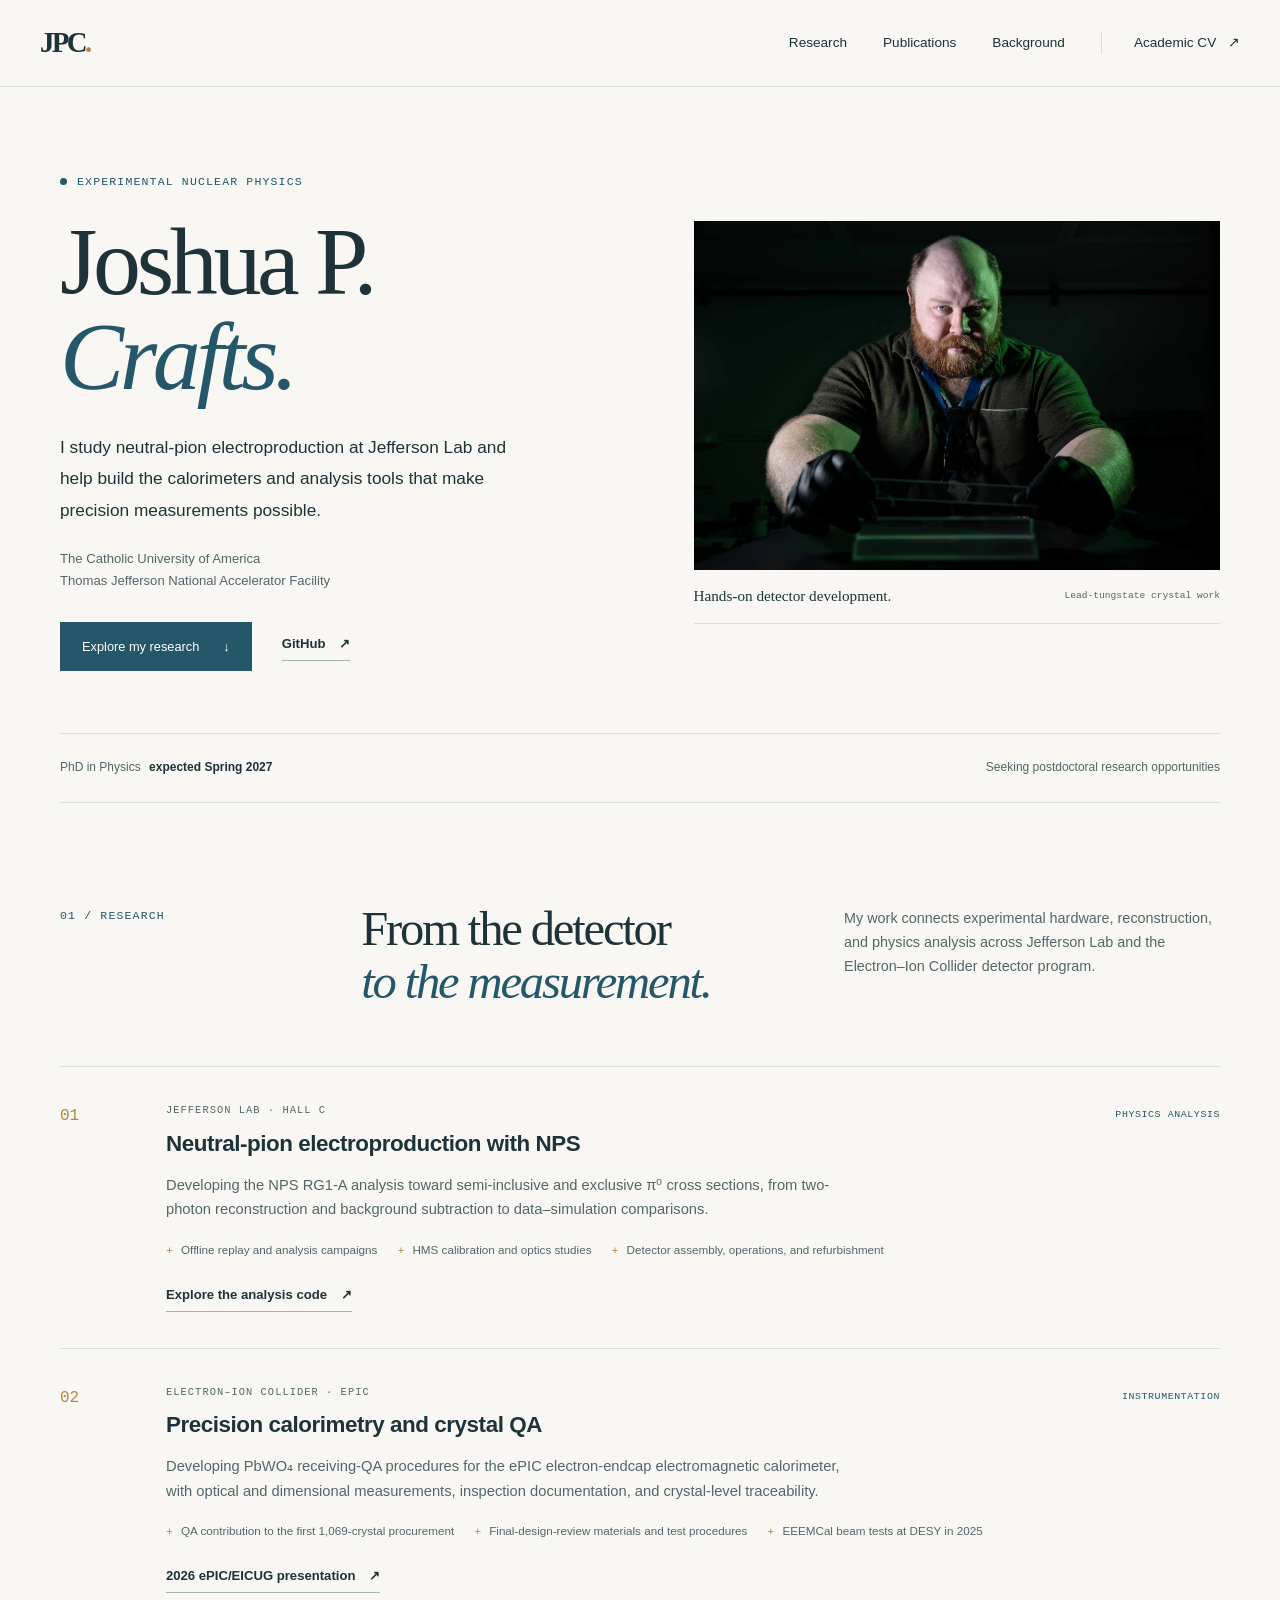
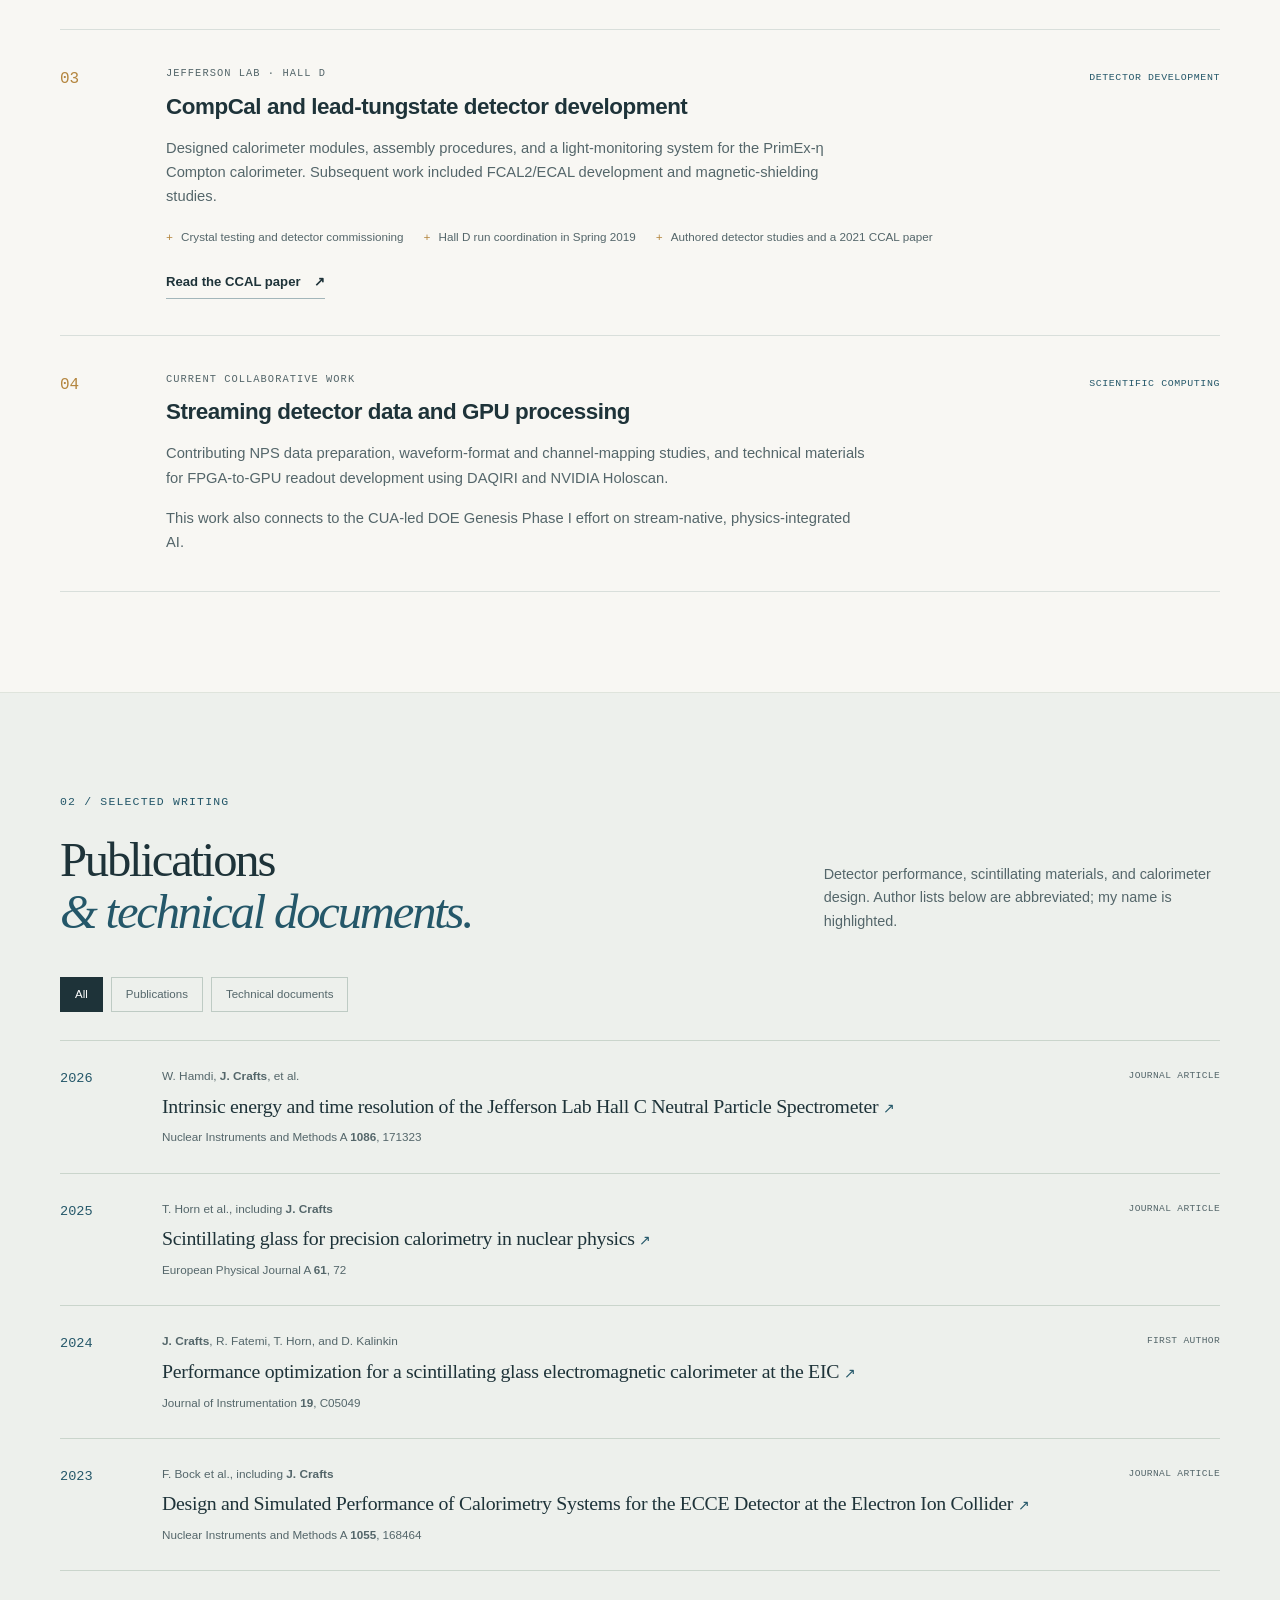
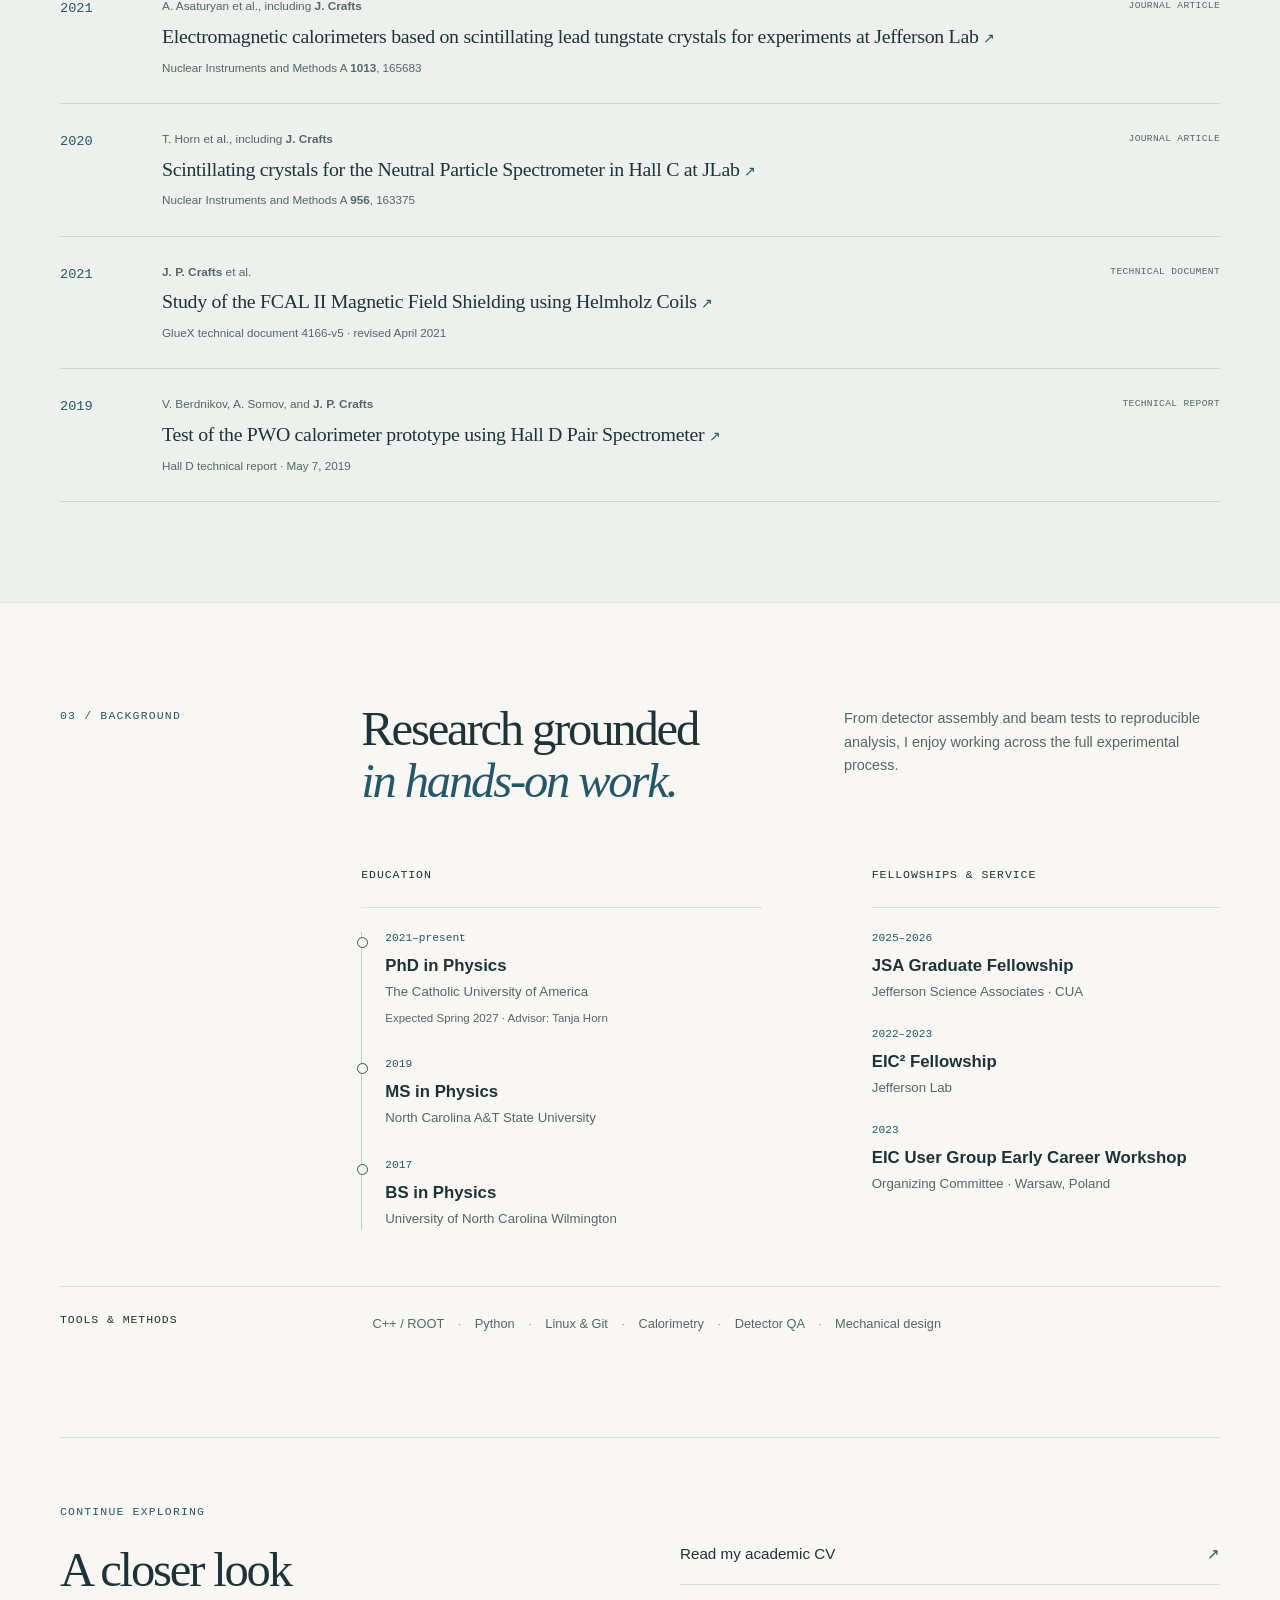
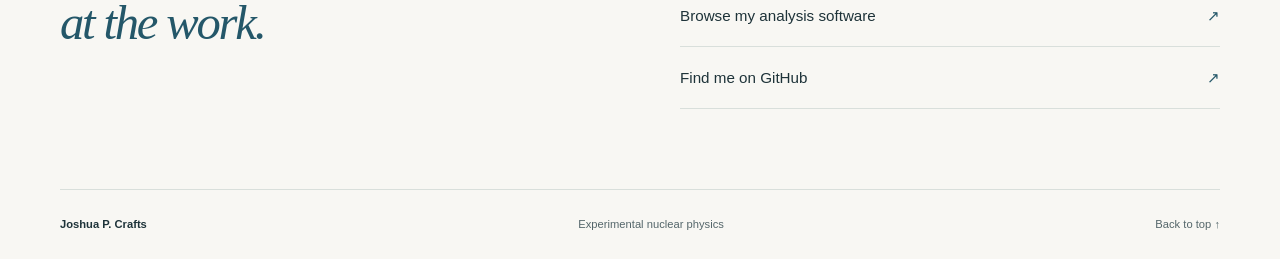
<file: index.html>
<!doctype html>
<html lang="en">
<head>
  <meta charset="utf-8">
  <meta name="viewport" content="width=device-width, initial-scale=1">
  <meta name="description" content="Joshua P. Crafts — experimental nuclear physics researcher working on neutral-pion electroproduction, electromagnetic calorimetry, and scientific software at CUA and Jefferson Lab.">
  <meta name="theme-color" content="#f8f7f3">
  <title>Joshua P. Crafts | Experimental nuclear physics</title>
  <link rel="icon" type="image/svg+xml" href="assets/favicon.svg">
  <link rel="stylesheet" href="styles.css">
  <script src="script.js" defer></script>
</head>
<body>
  <a class="skip-link" href="#main">Skip to content</a>
  <header class="site-header">
    <div class="header-inner">
      <a class="brand" href="#" aria-label="Joshua P. Crafts, home">JPC<span class="brand-dot" aria-hidden="true">.</span></a>
      <button class="nav-toggle" type="button" aria-expanded="false" aria-controls="site-nav">Menu <span aria-hidden="true">+</span></button>
      <nav id="site-nav" class="site-nav" aria-label="Main navigation">
        <a href="#research">Research</a>
        <a href="#publications">Publications</a>
        <a href="#background">Background</a>
        <a class="nav-cv" href="cv.html">Academic CV <span aria-hidden="true">↗</span></a>
      </nav>
    </div>
  </header>

  <main id="main">
    <section class="hero section-width" aria-labelledby="hero-title">
      <div class="hero-copy">
        <p class="eyebrow"><span class="status-dot" aria-hidden="true"></span> Experimental nuclear physics</p>
        <h1 id="hero-title">Joshua P.<br><em>Crafts.</em></h1>
        <p class="hero-intro">I study neutral-pion electroproduction at Jefferson Lab and help build the calorimeters and analysis tools that make precision measurements possible.</p>
        <p class="affiliation">The Catholic University of America<br>Thomas Jefferson National Accelerator Facility</p>
        <div class="hero-actions">
          <a class="button button-primary" href="#research">Explore my research <span aria-hidden="true">↓</span></a>
          <a class="text-link" href="https://github.com/jpcrafts">GitHub <span aria-hidden="true">↗</span></a>
        </div>
      </div>
      <figure class="hero-portrait">
        <img class="work-portrait" src="assets/joshua-crafts-at-work.png" width="1920" height="1273" fetchpriority="high" alt="Joshua Crafts at work, wearing gloves and holding a lead-tungstate crystal over the laboratory bench.">
        <figcaption><span>Hands-on detector development.</span><span class="portrait-note">Lead-tungstate crystal work</span></figcaption>
      </figure>
      <div class="hero-footnote"><span>PhD in Physics <strong>expected Spring 2027</strong></span><span>Seeking postdoctoral research opportunities</span></div>
    </section>

    <section id="research" class="research-section section-width section-space" aria-labelledby="research-title">
      <div class="section-heading"><p class="section-index">01 / Research</p><h2 id="research-title">From the detector<br><em>to the measurement.</em></h2><p>My work connects experimental hardware, reconstruction, and physics analysis across Jefferson Lab and the Electron–Ion Collider detector program.</p></div>
      <div class="research-list">
        <article class="research-project">
          <div class="project-marker" aria-hidden="true">01</div>
          <div><p class="project-kicker">Jefferson Lab · Hall C</p><h3>Neutral-pion electroproduction with NPS</h3><p>Developing the NPS RG1-A analysis toward semi-inclusive and exclusive π⁰ cross sections, from two-photon reconstruction and background subtraction to data–simulation comparisons.</p><ul class="project-details"><li>Offline replay and analysis campaigns</li><li>HMS calibration and optics studies</li><li>Detector assembly, operations, and refurbishment</li></ul><a class="text-link" href="https://github.com/jpcrafts/Pi0_analysis">Explore the analysis code <span aria-hidden="true">↗</span></a></div>
          <span class="project-tag">Physics analysis</span>
        </article>
        <article class="research-project">
          <div class="project-marker" aria-hidden="true">02</div>
          <div><p class="project-kicker">Electron–Ion Collider · ePIC</p><h3>Precision calorimetry and crystal QA</h3><p>Developing PbWO₄ receiving-QA procedures for the ePIC electron-endcap electromagnetic calorimeter, with optical and dimensional measurements, inspection documentation, and crystal-level traceability.</p><ul class="project-details"><li>QA contribution to the first 1,069-crystal procurement</li><li>Final-design-review materials and test procedures</li><li>EEEMCal beam tests at DESY in 2025</li></ul><a class="text-link" href="https://indico.bnl.gov/event/31808/timetable/?view=standard_numbered_inline_minutes">2026 ePIC/EICUG presentation <span aria-hidden="true">↗</span></a></div>
          <span class="project-tag">Instrumentation</span>
        </article>
        <article class="research-project">
          <div class="project-marker" aria-hidden="true">03</div>
          <div><p class="project-kicker">Jefferson Lab · Hall D</p><h3>CompCal and lead-tungstate detector development</h3><p>Designed calorimeter modules, assembly procedures, and a light-monitoring system for the PrimEx-η Compton calorimeter. Subsequent work included FCAL2/ECAL development and magnetic-shielding studies.</p><ul class="project-details"><li>Crystal testing and detector commissioning</li><li>Hall D run coordination in Spring 2019</li><li>Authored detector studies and a 2021 CCAL paper</li></ul><a class="text-link" href="https://doi.org/10.1016/j.nima.2021.165683">Read the CCAL paper <span aria-hidden="true">↗</span></a></div>
          <span class="project-tag">Detector development</span>
        </article>
        <article class="research-project">
          <div class="project-marker" aria-hidden="true">04</div>
          <div><p class="project-kicker">Current collaborative work</p><h3>Streaming detector data and GPU processing</h3><p>Contributing NPS data preparation, waveform-format and channel-mapping studies, and technical materials for FPGA-to-GPU readout development using DAQIRI and NVIDIA Holoscan.</p><p class="project-secondary">This work also connects to the CUA-led DOE Genesis Phase I effort on stream-native, physics-integrated AI.</p></div>
          <span class="project-tag">Scientific computing</span>
        </article>
      </div>
    </section>

    <section id="publications" class="publications-section section-space" aria-labelledby="publications-title">
      <div class="section-width">
        <div class="publication-heading"><div><p class="section-index">02 / Selected writing</p><h2 id="publications-title">Publications<br><em>&amp; technical documents.</em></h2></div><p>Detector performance, scintillating materials, and calorimeter design. Author lists below are abbreviated; my name is highlighted.</p></div>
        <div class="publication-filters" role="group" aria-label="Filter publications" hidden><button type="button" data-filter="all" aria-pressed="true">All</button><button type="button" data-filter="journal" aria-pressed="false">Publications</button><button type="button" data-filter="technical" aria-pressed="false">Technical documents</button></div>
        <p id="publication-status" class="sr-only" aria-live="polite"></p>
        <ol class="publication-list">
          <li class="publication" data-kind="journal"><span class="publication-year">2026</span><div><p class="publication-authors">W. Hamdi, <strong>J. Crafts</strong>, et al.</p><h3><a href="https://doi.org/10.1016/j.nima.2026.171323">Intrinsic energy and time resolution of the Jefferson Lab Hall C Neutral Particle Spectrometer <span aria-hidden="true">↗</span></a></h3><p class="publication-venue">Nuclear Instruments and Methods A <strong>1086</strong>, 171323</p></div><span class="publication-type">Journal article</span></li>
          <li class="publication" data-kind="journal"><span class="publication-year">2025</span><div><p class="publication-authors">T. Horn et al., including <strong>J. Crafts</strong></p><h3><a href="https://doi.org/10.1140/epja/s10050-025-01540-6">Scintillating glass for precision calorimetry in nuclear physics <span aria-hidden="true">↗</span></a></h3><p class="publication-venue">European Physical Journal A <strong>61</strong>, 72</p></div><span class="publication-type">Journal article</span></li>
          <li class="publication" data-kind="journal"><span class="publication-year">2024</span><div><p class="publication-authors"><strong>J. Crafts</strong>, R. Fatemi, T. Horn, and D. Kalinkin</p><h3><a href="https://doi.org/10.1088/1748-0221/19/05/C05049">Performance optimization for a scintillating glass electromagnetic calorimeter at the EIC <span aria-hidden="true">↗</span></a></h3><p class="publication-venue">Journal of Instrumentation <strong>19</strong>, C05049</p></div><span class="publication-type">First author</span></li>
          <li class="publication" data-kind="journal"><span class="publication-year">2023</span><div><p class="publication-authors">F. Bock et al., including <strong>J. Crafts</strong></p><h3><a href="https://doi.org/10.1016/j.nima.2023.168464">Design and Simulated Performance of Calorimetry Systems for the ECCE Detector at the Electron Ion Collider <span aria-hidden="true">↗</span></a></h3><p class="publication-venue">Nuclear Instruments and Methods A <strong>1055</strong>, 168464</p></div><span class="publication-type">Journal article</span></li>
          <li class="publication" data-kind="journal"><span class="publication-year">2021</span><div><p class="publication-authors">A. Asaturyan et al., including <strong>J. Crafts</strong></p><h3><a href="https://doi.org/10.1016/j.nima.2021.165683">Electromagnetic calorimeters based on scintillating lead tungstate crystals for experiments at Jefferson Lab <span aria-hidden="true">↗</span></a></h3><p class="publication-venue">Nuclear Instruments and Methods A <strong>1013</strong>, 165683</p></div><span class="publication-type">Journal article</span></li>
          <li class="publication" data-kind="journal"><span class="publication-year">2020</span><div><p class="publication-authors">T. Horn et al., including <strong>J. Crafts</strong></p><h3><a href="https://doi.org/10.1016/j.nima.2019.163375">Scintillating crystals for the Neutral Particle Spectrometer in Hall C at JLab <span aria-hidden="true">↗</span></a></h3><p class="publication-venue">Nuclear Instruments and Methods A <strong>956</strong>, 163375</p></div><span class="publication-type">Journal article</span></li>
          <li class="publication" data-kind="technical"><span class="publication-year">2021</span><div><p class="publication-authors"><strong>J. P. Crafts</strong> et al.</p><h3><a href="https://halldweb.jlab.org/doc-public/DocDB/ShowDocument?docid=4166">Study of the FCAL II Magnetic Field Shielding using Helmholz Coils <span aria-hidden="true">↗</span></a></h3><p class="publication-venue">GlueX technical document 4166-v5 · revised April 2021</p></div><span class="publication-type">Technical document</span></li>
          <li class="publication" data-kind="technical"><span class="publication-year">2019</span><div><p class="publication-authors">V. Berdnikov, A. Somov, and <strong>J. P. Crafts</strong></p><h3><a href="https://halldweb.jlab.org/DocDB/0035/003590/001/report_spring_2019_v3.pdf">Test of the PWO calorimeter prototype using Hall D Pair Spectrometer <span aria-hidden="true">↗</span></a></h3><p class="publication-venue">Hall D technical report · May 7, 2019</p></div><span class="publication-type">Technical report</span></li>
        </ol>
      </div>
    </section>

    <section id="background" class="background-section section-width section-space" aria-labelledby="background-title">
      <div class="section-heading"><p class="section-index">03 / Background</p><h2 id="background-title">Research grounded<br><em>in hands-on work.</em></h2><p>From detector assembly and beam tests to reproducible analysis, I enjoy working across the full experimental process.</p></div>
      <div class="background-columns">
        <div><h3 class="small-heading">Education</h3><ol class="education-list"><li><span class="timeline-date">2021–present</span><h4>PhD in Physics</h4><p>The Catholic University of America</p><p class="secondary-text">Expected Spring 2027 · Advisor: Tanja Horn</p></li><li><span class="timeline-date">2019</span><h4>MS in Physics</h4><p>North Carolina A&amp;T State University</p></li><li><span class="timeline-date">2017</span><h4>BS in Physics</h4><p>University of North Carolina Wilmington</p></li></ol></div>
        <div class="background-notes"><h3 class="small-heading">Fellowships &amp; service</h3><div class="recognition"><span>2025–2026</span><h4>JSA Graduate Fellowship</h4><p>Jefferson Science Associates · CUA</p></div><div class="recognition"><span>2022–2023</span><h4>EIC² Fellowship</h4><p>Jefferson Lab</p></div><div class="recognition"><span>2023</span><h4>EIC User Group Early Career Workshop</h4><p>Organizing Committee · Warsaw, Poland</p></div></div>
      </div>
      <div class="tools-strip"><p class="small-heading">Tools &amp; methods</p><p>C++ / ROOT <span>·</span> Python <span>·</span> Linux &amp; Git <span>·</span> Calorimetry <span>·</span> Detector QA <span>·</span> Mechanical design</p></div>
    </section>

    <section class="closing-section section-width" aria-labelledby="closing-title"><div><p class="section-index">Continue exploring</p><h2 id="closing-title">A closer look<br><em>at the work.</em></h2></div><div class="closing-links"><a href="cv.html">Read my academic CV <span aria-hidden="true">↗</span></a><a href="https://github.com/jpcrafts/Pi0_analysis">Browse my analysis software <span aria-hidden="true">↗</span></a><a href="https://github.com/jpcrafts">Find me on GitHub <span aria-hidden="true">↗</span></a></div></section>
  </main>
  <footer class="site-footer section-width"><span>Joshua P. Crafts</span><span>Experimental nuclear physics</span><a href="#main">Back to top ↑</a></footer>
</body>
</html>
</file>
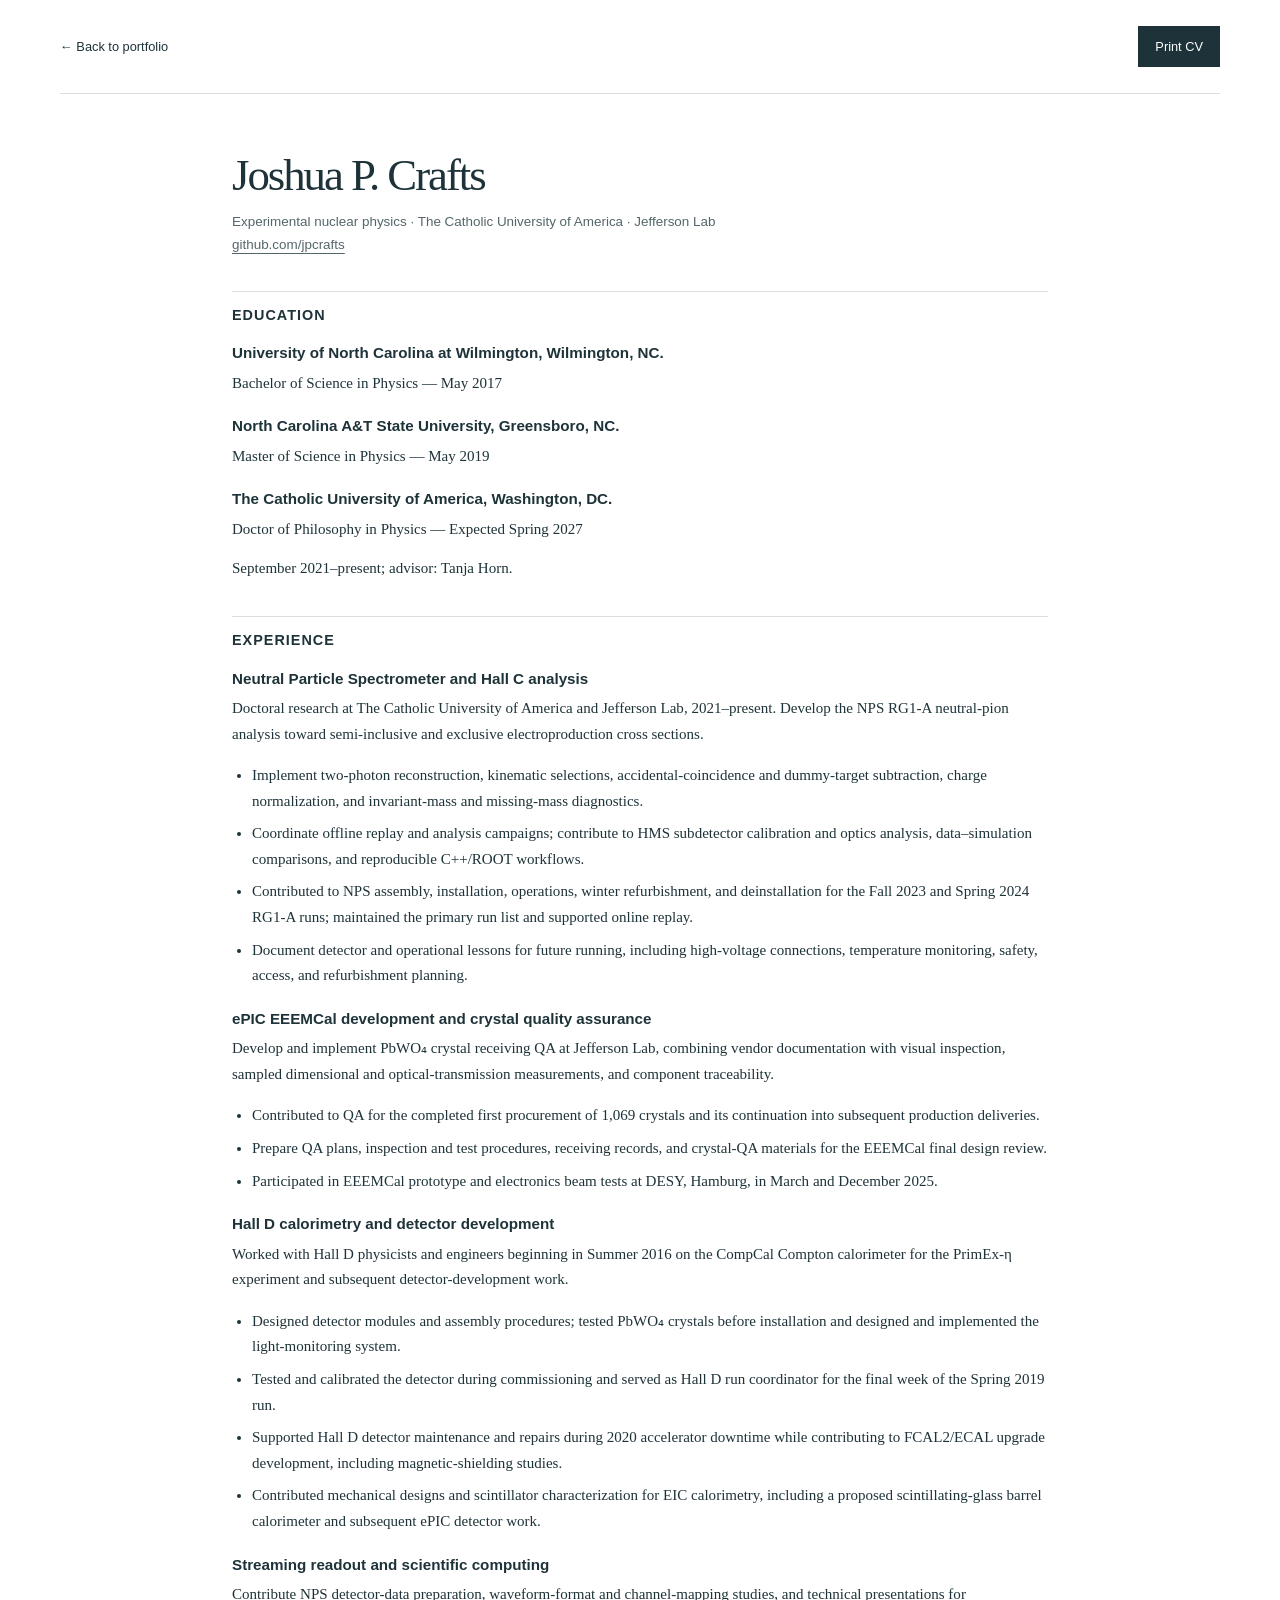
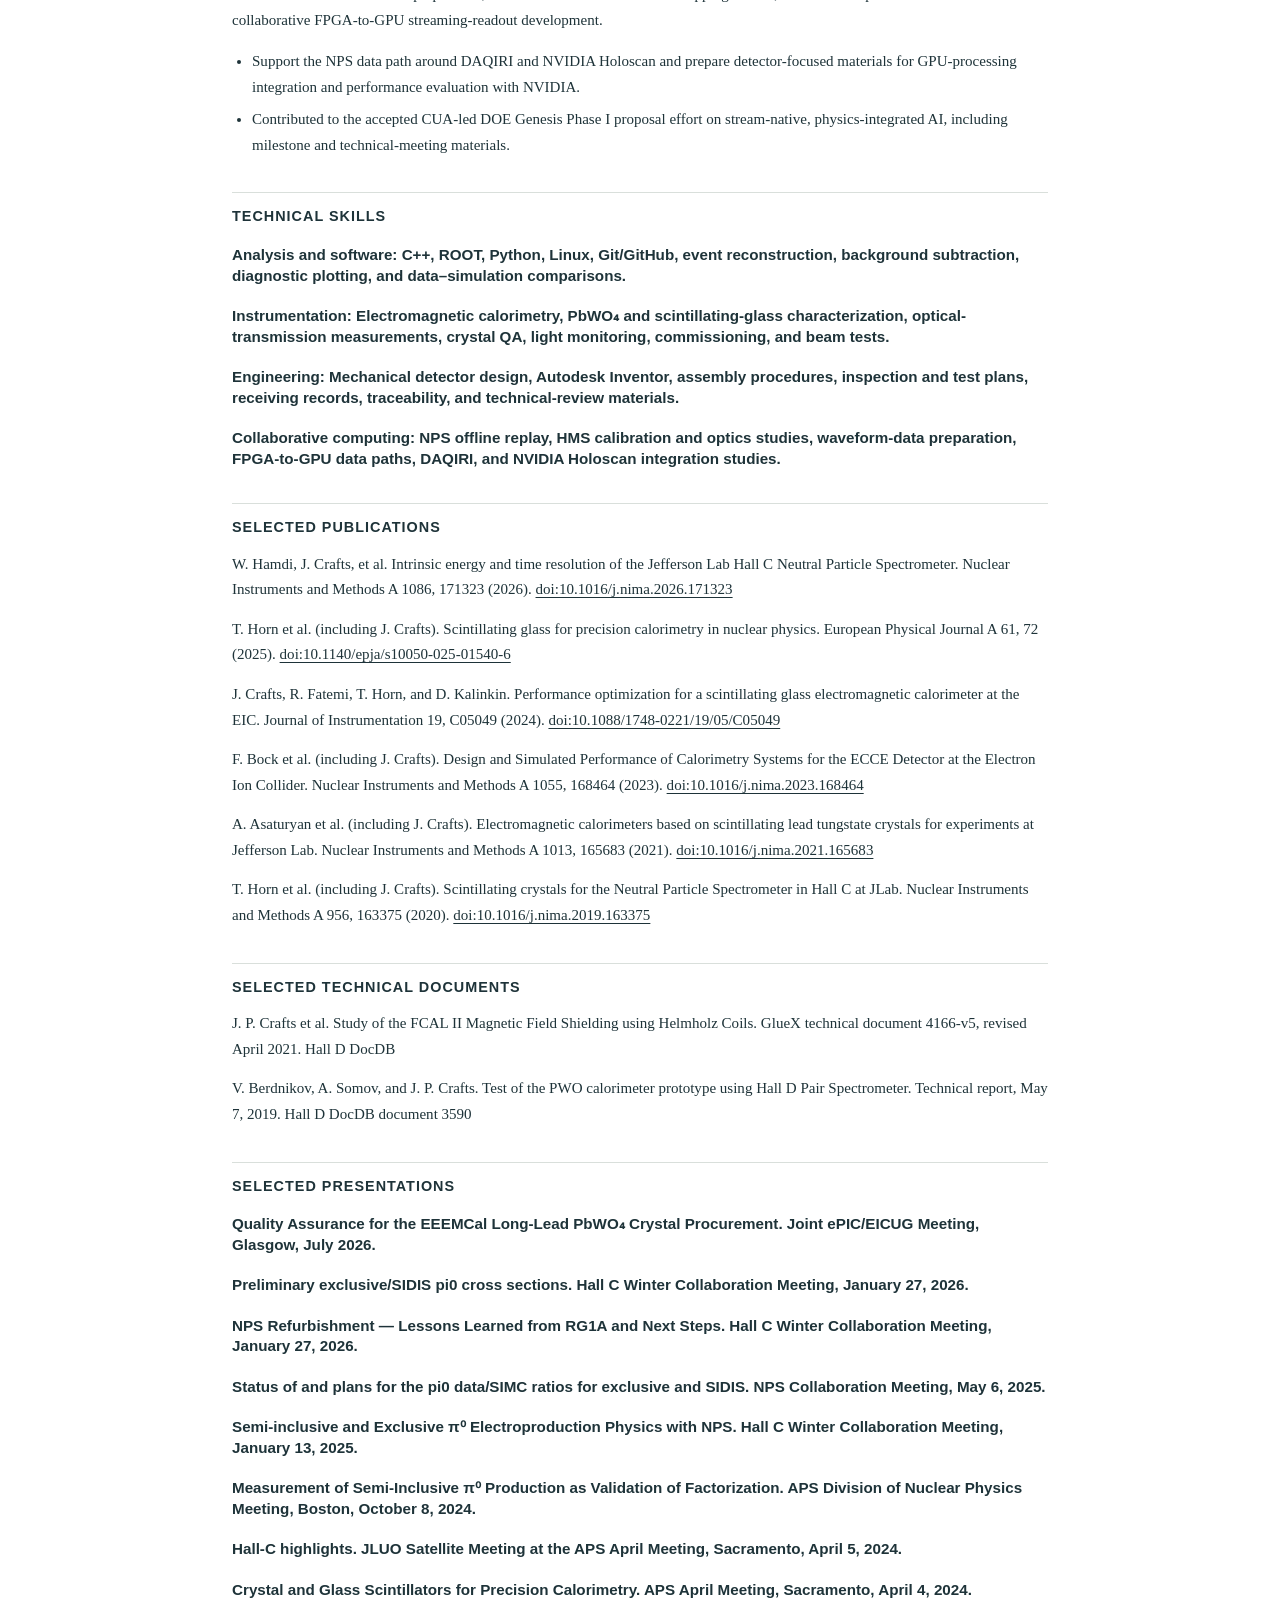
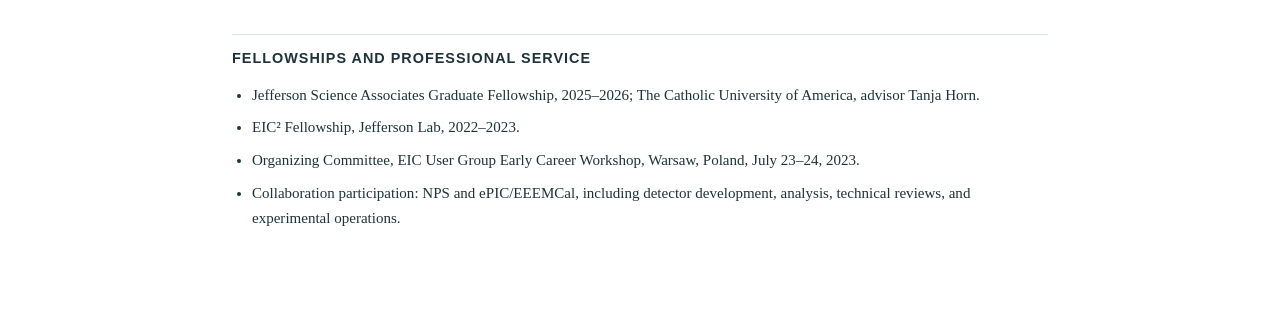
<file: cv.html>
<!doctype html>
<html lang="en"><head><meta charset="utf-8"><meta name="viewport" content="width=device-width,initial-scale=1"><title>Academic CV | Joshua P. Crafts</title><meta name="description" content="Academic CV of Joshua P. Crafts, experimental nuclear physics researcher."><link rel="icon" type="image/svg+xml" href="assets/favicon.svg"><link rel="stylesheet" href="styles.css"><script src="script.js" defer></script></head>
<body class="cv-page"><a class="skip-link" href="#cv">Skip to CV</a><div class="cv-topbar section-width"><a href="index.html">← Back to portfolio</a><button type="button" data-print-cv>Print CV</button></div>
<main id="cv" class="cv-document"><h1>Joshua P. Crafts</h1><p class="cv-subtitle">Experimental nuclear physics · The Catholic University of America · Jefferson Lab<br><a class="cv-name-link" href="https://github.com/jpcrafts">github.com/jpcrafts</a></p>
<h2>Education</h2>
<h3>University of North Carolina at Wilmington, Wilmington, NC.</h3>
<p class="cv-entry">Bachelor of Science in Physics — May 2017</p>
<h3>North Carolina A&amp;T State University, Greensboro, NC.</h3>
<p class="cv-entry">Master of Science in Physics — May 2019</p>
<h3>The Catholic University of America, Washington, DC.</h3>
<p class="cv-entry">Doctor of Philosophy in Physics — Expected Spring 2027</p>
<p class="cv-entry">September 2021–present; advisor: Tanja Horn.</p>
<h2>Experience</h2>
<h3>Neutral Particle Spectrometer and Hall C analysis</h3>
<p class="cv-entry">Doctoral research at The Catholic University of America and Jefferson Lab, 2021–present. Develop the NPS RG1-A neutral-pion analysis toward semi-inclusive and exclusive electroproduction cross sections.</p>
<ul>
<li>Implement two-photon reconstruction, kinematic selections, accidental-coincidence and dummy-target subtraction, charge normalization, and invariant-mass and missing-mass diagnostics.</li>
<li>Coordinate offline replay and analysis campaigns; contribute to HMS subdetector calibration and optics analysis, data–simulation comparisons, and reproducible C++/ROOT workflows.</li>
<li>Contributed to NPS assembly, installation, operations, winter refurbishment, and deinstallation for the Fall 2023 and Spring 2024 RG1-A runs; maintained the primary run list and supported online replay.</li>
<li>Document detector and operational lessons for future running, including high-voltage connections, temperature monitoring, safety, access, and refurbishment planning.</li>
</ul>
<h3>ePIC EEEMCal development and crystal quality assurance</h3>
<p class="cv-entry">Develop and implement PbWO₄ crystal receiving QA at Jefferson Lab, combining vendor documentation with visual inspection, sampled dimensional and optical-transmission measurements, and component traceability.</p>
<ul>
<li>Contributed to QA for the completed first procurement of 1,069 crystals and its continuation into subsequent production deliveries.</li>
<li>Prepare QA plans, inspection and test procedures, receiving records, and crystal-QA materials for the EEEMCal final design review.</li>
<li>Participated in EEEMCal prototype and electronics beam tests at DESY, Hamburg, in March and December 2025.</li>
</ul>
<h3>Hall D calorimetry and detector development</h3>
<p class="cv-entry">Worked with Hall D physicists and engineers beginning in Summer 2016 on the CompCal Compton calorimeter for the PrimEx-η experiment and subsequent detector-development work.</p>
<ul>
<li>Designed detector modules and assembly procedures; tested PbWO₄ crystals before installation and designed and implemented the light-monitoring system.</li>
<li>Tested and calibrated the detector during commissioning and served as Hall D run coordinator for the final week of the Spring 2019 run.</li>
<li>Supported Hall D detector maintenance and repairs during 2020 accelerator downtime while contributing to FCAL2/ECAL upgrade development, including magnetic-shielding studies.</li>
<li>Contributed mechanical designs and scintillator characterization for EIC calorimetry, including a proposed scintillating-glass barrel calorimeter and subsequent ePIC detector work.</li>
</ul>
<h3>Streaming readout and scientific computing</h3>
<p class="cv-entry">Contribute NPS detector-data preparation, waveform-format and channel-mapping studies, and technical presentations for collaborative FPGA-to-GPU streaming-readout development.</p>
<ul>
<li>Support the NPS data path around DAQIRI and NVIDIA Holoscan and prepare detector-focused materials for GPU-processing integration and performance evaluation with NVIDIA.</li>
<li>Contributed to the accepted CUA-led DOE Genesis Phase I proposal effort on stream-native, physics-integrated AI, including milestone and technical-meeting materials.</li>
</ul>
<h2>Technical Skills</h2>
<h3>Analysis and software: C++, ROOT, Python, Linux, Git/GitHub, event reconstruction, background subtraction, diagnostic plotting, and data–simulation comparisons.</h3>
<h3>Instrumentation: Electromagnetic calorimetry, PbWO₄ and scintillating-glass characterization, optical-transmission measurements, crystal QA, light monitoring, commissioning, and beam tests.</h3>
<h3>Engineering: Mechanical detector design, Autodesk Inventor, assembly procedures, inspection and test plans, receiving records, traceability, and technical-review materials.</h3>
<h3>Collaborative computing: NPS offline replay, HMS calibration and optics studies, waveform-data preparation, FPGA-to-GPU data paths, DAQIRI, and NVIDIA Holoscan integration studies.</h3>
<h2>Selected Publications</h2>
<p class="cv-entry">W. Hamdi, J. Crafts, et al. Intrinsic energy and time resolution of the Jefferson Lab Hall C Neutral Particle Spectrometer. Nuclear Instruments and Methods A 1086, 171323 (2026). <a href="https://doi.org/10.1016/j.nima.2026.171323">doi:10.1016/j.nima.2026.171323</a></p>
<p class="cv-entry">T. Horn et al. (including J. Crafts). Scintillating glass for precision calorimetry in nuclear physics. European Physical Journal A 61, 72 (2025). <a href="https://doi.org/10.1140/epja/s10050-025-01540-6">doi:10.1140/epja/s10050-025-01540-6</a></p>
<p class="cv-entry">J. Crafts, R. Fatemi, T. Horn, and D. Kalinkin. Performance optimization for a scintillating glass electromagnetic calorimeter at the EIC. Journal of Instrumentation 19, C05049 (2024). <a href="https://doi.org/10.1088/1748-0221/19/05/C05049">doi:10.1088/1748-0221/19/05/C05049</a></p>
<p class="cv-entry">F. Bock et al. (including J. Crafts). Design and Simulated Performance of Calorimetry Systems for the ECCE Detector at the Electron Ion Collider. Nuclear Instruments and Methods A 1055, 168464 (2023). <a href="https://doi.org/10.1016/j.nima.2023.168464">doi:10.1016/j.nima.2023.168464</a></p>
<p class="cv-entry">A. Asaturyan et al. (including J. Crafts). Electromagnetic calorimeters based on scintillating lead tungstate crystals for experiments at Jefferson Lab. Nuclear Instruments and Methods A 1013, 165683 (2021). <a href="https://doi.org/10.1016/j.nima.2021.165683">doi:10.1016/j.nima.2021.165683</a></p>
<p class="cv-entry">T. Horn et al. (including J. Crafts). Scintillating crystals for the Neutral Particle Spectrometer in Hall C at JLab. Nuclear Instruments and Methods A 956, 163375 (2020). <a href="https://doi.org/10.1016/j.nima.2019.163375">doi:10.1016/j.nima.2019.163375</a></p>
<h2>Selected Technical Documents</h2>
<p class="cv-entry">J. P. Crafts et al. Study of the FCAL II Magnetic Field Shielding using Helmholz Coils. GlueX technical document 4166-v5, revised April 2021. Hall D DocDB</p>
<p class="cv-entry">V. Berdnikov, A. Somov, and J. P. Crafts. Test of the PWO calorimeter prototype using Hall D Pair Spectrometer. Technical report, May 7, 2019. Hall D DocDB document 3590</p>
<h2>Selected Presentations</h2>
<h3>Quality Assurance for the EEEMCal Long-Lead PbWO₄ Crystal Procurement. Joint ePIC/EICUG Meeting, Glasgow, July 2026.</h3>
<h3>Preliminary exclusive/SIDIS pi0 cross sections. Hall C Winter Collaboration Meeting, January 27, 2026.</h3>
<h3>NPS Refurbishment — Lessons Learned from RG1A and Next Steps. Hall C Winter Collaboration Meeting, January 27, 2026.</h3>
<h3>Status of and plans for the pi0 data/SIMC ratios for exclusive and SIDIS. NPS Collaboration Meeting, May 6, 2025.</h3>
<h3>Semi-inclusive and Exclusive π⁰ Electroproduction Physics with NPS. Hall C Winter Collaboration Meeting, January 13, 2025.</h3>
<h3>Measurement of Semi-Inclusive π⁰ Production as Validation of Factorization. APS Division of Nuclear Physics Meeting, Boston, October 8, 2024.</h3>
<h3>Hall-C highlights. JLUO Satellite Meeting at the APS April Meeting, Sacramento, April 5, 2024.</h3>
<h3>Crystal and Glass Scintillators for Precision Calorimetry. APS April Meeting, Sacramento, April 4, 2024.</h3>
<h2>Fellowships And Professional Service</h2>
<ul>
<li>Jefferson Science Associates Graduate Fellowship, 2025–2026; The Catholic University of America, advisor Tanja Horn.</li>
<li>EIC² Fellowship, Jefferson Lab, 2022–2023.</li>
<li>Organizing Committee, EIC User Group Early Career Workshop, Warsaw, Poland, July 23–24, 2023.</li>
<li>Collaboration participation: NPS and ePIC/EEEMCal, including detector development, analysis, technical reviews, and experimental operations.</li>
</ul></main></body></html>
</file>
<file: styles.css>
:root{--paper:#f8f7f3;--white:#fff;--ink:#1e3339;--muted:#54666a;--blue:#245769;--line:#d9dfdb;--wash:#edf0ec;--gold:#b4863f;--serif:Georgia,"Times New Roman",serif;--sans:"Segoe UI",Arial,sans-serif;--mono:Consolas,"Courier New",monospace}
*{box-sizing:border-box}html{scroll-behavior:smooth;scroll-padding-top:96px}body{margin:0;background:var(--paper);color:var(--ink);font-family:var(--sans);font-size:16px;line-height:1.65}a{color:inherit;text-decoration:none}button{font:inherit}button,a{-webkit-tap-highlight-color:transparent}a:focus-visible,button:focus-visible{outline:3px solid var(--gold);outline-offset:6px}img{max-width:100%;height:auto}h1,h2,h3,h4,p{margin:0}h1,h2{font-family:var(--serif);font-weight:400;letter-spacing:-.045em;line-height:1.08}h2{font-size:clamp(2.2rem,3.8vw,3.5rem)}h2 em,h1 em{font-weight:400;color:var(--blue)}h3{font-size:1.3rem;line-height:1.35;letter-spacing:-.02em}h4{font-size:1.05rem;line-height:1.5}strong{font-weight:600}::selection{background:#d7e7e9}.section-width{width:min(1160px,calc(100% - 112px));margin-inline:auto}.section-space{padding-block:100px}.eyebrow,.section-index,.project-kicker,.small-heading{font-family:var(--mono);font-size:.72rem;line-height:1.5;letter-spacing:.1em;text-transform:uppercase}.section-index{color:var(--blue);margin-bottom:24px}.small-heading{font-weight:500;letter-spacing:.08em}.secondary-text{color:var(--muted);font-size:.9rem}.skip-link{position:fixed;top:-100px;left:16px;z-index:20;padding:12px 20px;background:var(--ink);color:white}.skip-link:focus{top:12px}.sr-only{position:absolute;width:1px;height:1px;overflow:hidden;clip-path:inset(50%);white-space:nowrap}
.site-header{position:sticky;top:0;z-index:10;background:rgba(248,247,243,.97);border-bottom:1px solid var(--line)}.header-inner{width:min(1320px,calc(100% - 80px));height:86px;margin:auto;display:flex;align-items:center;justify-content:space-between}.brand{font-family:var(--serif);font-size:1.8rem;font-weight:bold;letter-spacing:-.09em}.brand-dot{color:var(--gold)}.site-nav{display:flex;align-items:center;gap:36px;font-size:.85rem}.site-nav>a:hover{color:var(--blue);text-decoration:underline;text-underline-offset:6px}.nav-cv{border-left:1px solid var(--line);padding-left:32px}.nav-cv span{margin-left:8px}.nav-toggle{display:none}
.hero{padding-top:86px;display:grid;grid-template-columns:1.08fr 1fr;column-gap:65px;align-items:center}.eyebrow{display:flex;align-items:center;gap:10px;color:var(--blue);margin-bottom:24px}.status-dot{width:7px;height:7px;border-radius:50%;background:var(--blue)}h1{font-size:clamp(4.5rem,7.5vw,7rem);line-height:.99;margin-bottom:28px}.hero-intro{font-size:1.08rem;max-width:460px;line-height:1.8}.affiliation{font-size:.82rem;color:var(--muted);line-height:1.7;margin-top:22px}.hero-actions{display:flex;gap:30px;align-items:center;margin-top:30px}.button{display:inline-flex;align-items:center;justify-content:center;gap:24px;padding:14px 21px;font-size:.8rem;line-height:1.5;border:1px solid var(--blue);transition:background .2s,color .2s}.button-primary{background:var(--blue);color:white}.button-primary:hover{background:var(--ink)}.text-link{font-size:.82rem;font-weight:600;border-bottom:1px solid #a3b6ba;padding-bottom:5px;display:inline-block}.text-link span{margin-left:10px}.text-link:hover{color:var(--blue);border-color:var(--blue)}.hero-visual{padding:24px 26px 20px;background:#edf1ed;position:relative;border:1px solid #e2e7e1}.hero-visual:before{content:"";position:absolute;top:13px;left:13px;width:8px;height:8px;border-top:1px solid #81968e;border-left:1px solid #81968e}.hero-visual:after{content:"";position:absolute;bottom:13px;right:13px;width:8px;height:8px;border-bottom:1px solid #81968e;border-right:1px solid #81968e}.figure-heading{display:flex;justify-content:space-between;font: .65rem var(--mono);text-transform:uppercase;letter-spacing:.06em;color:var(--muted);padding:0 0 16px;border-bottom:1px solid #d3ddd5}.figure-heading>span:last-child{font-size:.8rem;letter-spacing:0;text-transform:none}.detector-illustration{display:block;width:100%;margin:10px 0}.figure-caption{display:flex;gap:20px;justify-content:space-between;align-items:end;border-top:1px solid #d3ddd5;padding-top:18px;font:1.12rem/1.4 var(--serif)}.figure-note{font: .6rem/1.6 var(--mono);color:var(--muted);text-align:right}.hero-footnote{grid-column:1/-1;display:flex;justify-content:space-between;gap:20px;margin-top:62px;padding:24px 0;border-block:1px solid var(--line);font-size:.75rem;color:var(--muted)}.hero-footnote strong{color:var(--ink);margin-left:5px}
.section-heading{display:grid;grid-template-columns:1fr 1.7fr 1.45fr;gap:42px;align-items:start;margin-bottom:58px}.section-heading .section-index{margin:4px 0 0}.section-heading>p:last-child{font-size:.9rem;color:var(--muted);padding-top:4px}.research-project{display:grid;grid-template-columns:70px 1fr 150px;gap:36px;padding:36px 0;border-top:1px solid var(--line)}.research-project:last-child{border-bottom:1px solid var(--line)}.project-marker{font:1rem var(--mono);color:var(--gold);padding-top:4px}.project-kicker{font-size:.65rem;color:var(--muted);margin-bottom:10px}.research-project h3{font-size:1.4rem;margin-bottom:14px}.research-project>div>p:not(.project-kicker){font-size:.92rem;max-width:700px;color:var(--muted)}.project-details{list-style:none;display:flex;gap:5px 20px;flex-wrap:wrap;padding:0;margin:18px 0 20px;font-size:.73rem;color:var(--muted)}.project-details li:before{content:"+";font-family:var(--mono);color:var(--gold);margin-right:8px}.project-tag{font: .62rem/1.6 var(--mono);text-transform:uppercase;letter-spacing:.06em;text-align:right;color:var(--blue);padding-top:4px}.research-project .project-secondary{margin-top:16px}
.hero-portrait{margin:0;width:100%;align-self:center}.work-portrait{display:block;width:100%;height:auto;background:#07120e}.hero-portrait figcaption{display:flex;justify-content:space-between;gap:16px;padding-top:15px;border-bottom:1px solid var(--line);padding-bottom:15px;font:.95rem/1.5 var(--serif)}.portrait-note{font:.6rem/1.7 var(--mono);color:var(--muted);text-align:right;align-self:center}
.publications-section{background:var(--wash);border-block:1px solid #dfe4dc}.publication-heading{display:grid;grid-template-columns:1.7fr 1fr;gap:90px;margin-bottom:38px}.publication-heading>p{align-self:end;font-size:.9rem;color:var(--muted);padding-bottom:5px}.publication-filters{display:flex;gap:8px;flex-wrap:wrap;margin-bottom:28px}.publication-filters[hidden]{display:none}.publication-filters button{cursor:pointer;background:transparent;color:var(--muted);border:1px solid #becbc4;border-radius:0;padding:8px 14px;font-size:.72rem;line-height:1.5}.publication-filters button[aria-pressed="true"]{background:var(--ink);border-color:var(--ink);color:white}.publication-filters button:hover{border-color:var(--ink)}.publication-list{list-style:none;padding:0;margin:0}.publication{display:grid;grid-template-columns:72px 1fr 120px;gap:30px;padding:26px 0;border-top:1px solid #cad5cc}.publication:last-child{border-bottom:1px solid #cad5cc}.publication[hidden]{display:none}.publication-year{font: .85rem/1.8 var(--mono);color:var(--blue)}.publication-authors{font-size:.74rem;color:var(--muted);margin-bottom:5px}.publication h3{font-family:var(--serif);font-weight:400;font-size:1.24rem;line-height:1.45;letter-spacing:-.015em}.publication h3 a:hover{text-decoration:underline;text-underline-offset:4px;text-decoration-thickness:1px}.publication h3 span{font-family:var(--sans);font-size:.9rem;white-space:nowrap;color:var(--blue)}.publication-venue{font-size:.73rem;color:var(--muted);margin-top:7px}.publication-type{font: .6rem/1.8 var(--mono);letter-spacing:.035em;text-transform:uppercase;color:var(--muted);text-align:right}
.background-columns{display:grid;grid-template-columns:1.15fr 1fr;gap:110px;margin-left:calc((100% - 84px)/4.15 + 42px)}.background-columns>.small-heading,.background-columns>div>.small-heading{padding-bottom:24px;border-bottom:1px solid var(--line);margin-bottom:24px}.education-list{list-style:none;margin:0;padding:0 0 0 23px;border-left:1px solid #bccdcb}.education-list li{position:relative;margin:0 0 30px}.education-list li:last-child{margin-bottom:0}.education-list li:before{content:"";position:absolute;left:-28px;top:5px;width:9px;height:9px;background:var(--paper);border:1px solid var(--blue);border-radius:50%}.timeline-date,.recognition>span{display:block;font:.7rem var(--mono);color:var(--blue);margin-bottom:9px}.education-list p,.recognition p{font-size:.83rem;color:var(--muted)}.education-list h4,.recognition h4{margin-bottom:3px}.education-list .secondary-text{margin-top:6px;font-size:.72rem}.recognition+.recognition{margin-top:25px}.tools-strip{margin-top:56px;padding-top:24px;border-top:1px solid var(--line);display:grid;grid-template-columns:1fr 3fr;gap:30px}.tools-strip>p:last-child{font-size:.8rem;color:var(--muted);line-height:2}.tools-strip span{padding:0 10px;color:#9caaa5}
.closing-section{border-top:1px solid var(--line);display:grid;grid-template-columns:1fr 1fr;gap:80px;padding-block:65px 80px}.closing-links{padding-top:20px}.closing-links a{display:flex;justify-content:space-between;gap:25px;padding:18px 0;font-size:.95rem;border-bottom:1px solid var(--line)}.closing-links a:hover{color:var(--blue)}.closing-links span{color:var(--blue)}.site-footer{display:flex;justify-content:space-between;gap:20px;padding-block:25px;border-top:1px solid var(--line);font-size:.7rem;color:var(--muted)}.site-footer>span:first-child{font-weight:600;color:var(--ink)}.site-footer a:hover{text-decoration:underline}
/* The separate CV stays readable on screen and prints without navigation. */
.cv-page{background:#fff}.cv-topbar{display:flex;justify-content:space-between;align-items:center;padding:26px 0;border-bottom:1px solid var(--line);font-size:.8rem}.cv-topbar button{cursor:pointer;background:var(--ink);color:white;border:0;padding:10px 17px}.cv-document{max-width:880px;margin:55px auto 85px;padding:0 32px;font-family:var(--serif);line-height:1.7}.cv-document h1{font-size:2.8rem;line-height:1.2;margin-bottom:8px}.cv-document .cv-subtitle{color:var(--muted);font-family:var(--sans);font-size:.84rem}.cv-document h2{font-family:var(--sans);font-size:.9rem;font-weight:600;letter-spacing:.07em;text-transform:uppercase;margin:34px 0 16px;padding-top:16px;border-top:1px solid var(--line)}.cv-document h3{font-family:var(--sans);font-size:.95rem;margin:20px 0 7px;letter-spacing:0}.cv-document p,.cv-document li{font-size:.94rem}.cv-document ul{padding-left:20px}.cv-document li{margin-bottom:7px}.cv-document .cv-entry{margin-bottom:14px}.cv-document .cv-entry a{overflow-wrap:anywhere;text-decoration:underline;text-underline-offset:3px}.cv-document .cv-meta{font-size:.85rem;color:var(--muted)}.cv-document .cv-name-link{text-decoration:underline;text-underline-offset:4px}.cv-document .cv-publications{list-style:none;padding:0}.cv-document .cv-publications li{margin-bottom:15px}
@media(min-width:1500px){.hero{padding-top:105px}.hero-visual{max-width:510px;justify-self:end;width:100%}}
@media(max-width:1050px){.section-width{width:calc(100% - 72px)}.hero{gap:38px;padding-top:65px}.hero-intro{font-size:1rem}h1{font-size:5.6rem}.hero-visual{padding:20px}.figure-note{font-size:.55rem}.section-heading{grid-template-columns:1fr 2fr;gap:26px}.section-heading>p:last-child{grid-column:2}.section-heading h2{font-size:2.8rem}.research-project{grid-template-columns:42px 1fr 110px;gap:24px}.publication-heading{gap:50px}.publication{grid-template-columns:55px 1fr 95px;gap:22px}.background-columns{margin-left:0;gap:60px}.tools-strip{grid-template-columns:1fr 3fr}.hero-footnote>span:last-child{text-align:right}}
@media(max-width:760px){html{scroll-padding-top:84px}.section-width{width:calc(100% - 40px)}.section-space{padding-block:65px}.header-inner{width:calc(100% - 40px);height:72px}.site-nav{gap:20px;font-size:.75rem}.nav-cv{padding-left:18px}.hero{grid-template-columns:1fr;gap:38px;padding-top:46px}.hero h1{font-size:clamp(4.5rem,14vw,6rem)}.hero-intro{max-width:550px}.hero-visual{max-width:520px;width:100%;justify-self:center}.figure-heading{font-size:.67rem}.figure-note{font-size:.6rem}.hero-footnote{margin-top:0;flex-wrap:wrap;padding-block:20px;gap:10px}.hero-footnote>span:last-child{text-align:left}.section-heading{display:block;margin-bottom:35px}.section-heading h2{font-size:2.65rem;margin:20px 0}.section-heading>p:last-child{max-width:550px}.research-project{grid-template-columns:28px 1fr;gap:15px;padding-block:30px}.research-project h3{font-size:1.25rem}.project-tag{grid-column:2;text-align:left;padding-top:0;margin-top:-5px}.project-details{display:block}.project-details li{margin-bottom:5px}.publication-heading{display:block}.publication-heading h2{font-size:2.65rem}.publication-heading>p{margin-top:22px;max-width:550px}.publication{grid-template-columns:44px 1fr;gap:16px;padding-block:23px}.publication-type{grid-column:2;text-align:left;margin-top:-8px}.publication h3{font-size:1.15rem}.background-columns{gap:40px}.tools-strip{display:block}.tools-strip>p:first-child{margin-bottom:12px}.closing-section{gap:35px;padding-block:48px}.closing-section h2{font-size:2.55rem}.closing-links{padding-top:4px}.closing-links a{font-size:.8rem}.site-footer{font-size:.65rem}.cv-document{padding-inline:22px}.cv-topbar{margin-inline:22px}}
@media(max-width:520px){.brand{font-size:1.65rem}.nav-toggle{display:flex;gap:20px;align-items:center;padding:8px 0 8px 12px;border:0;background:none;color:var(--ink);font-size:.8rem}.nav-toggle span{font-size:1.2rem}.site-nav{display:none;position:absolute;top:72px;left:0;right:0;padding:10px 20px 22px;background:var(--paper);border-bottom:1px solid var(--line);flex-direction:column;align-items:stretch;gap:0}.site-nav.is-open{display:flex}.site-nav a{padding:12px 0;font-size:.9rem}.nav-cv{border-left:0}.hero-actions{gap:25px}.hero-visual{padding:21px 16px}.figure-caption{font-size:1.07rem}.background-columns{grid-template-columns:1fr;gap:38px}.tools-strip span{padding-inline:6px}.closing-section{grid-template-columns:1fr;gap:15px}.closing-links{padding-top:0}.closing-links a{font-size:.9rem}.site-footer{flex-wrap:wrap}.site-footer>span:nth-child(2){display:none}.hero-footnote>span{font-size:.69rem}.hero-footnote strong{margin-left:0}.project-tag{font-size:.58rem}.cv-document h1{font-size:2.2rem}}
@media(prefers-reduced-motion:reduce){html{scroll-behavior:auto}*,*:before,*:after{transition:none!important;animation:none!important}}
@media(max-width:520px){:root:not(.has-js) .nav-toggle{display:none}:root:not(.has-js) .header-inner{height:auto;min-height:72px;flex-wrap:wrap;padding-top:12px}:root:not(.has-js) .site-nav{display:flex;position:static;flex-direction:row;flex-wrap:wrap;gap:8px 20px;padding:6px 0 14px;border:0;width:100%}:root:not(.has-js) .site-nav a{font-size:.75rem;padding:5px 0}}
@media print{@page{size:A4;margin:16mm}.cv-page{background:#fff;color:#000}.cv-topbar,.site-header,.site-footer,.skip-link{display:none!important}.cv-document{max-width:none;padding:0;margin:0;line-height:1.4}.cv-document h1{font-size:25pt}.cv-document h2{font-size:10pt;break-after:avoid;margin-top:20px}.cv-document h3{font-size:10pt;break-after:avoid}.cv-document p,.cv-document li{font-size:10pt}.cv-document .cv-entry,.cv-document .cv-publications li{break-inside:avoid}.cv-document a{color:#000}.cv-document .cv-subtitle{font-size:9pt}}
</file>
